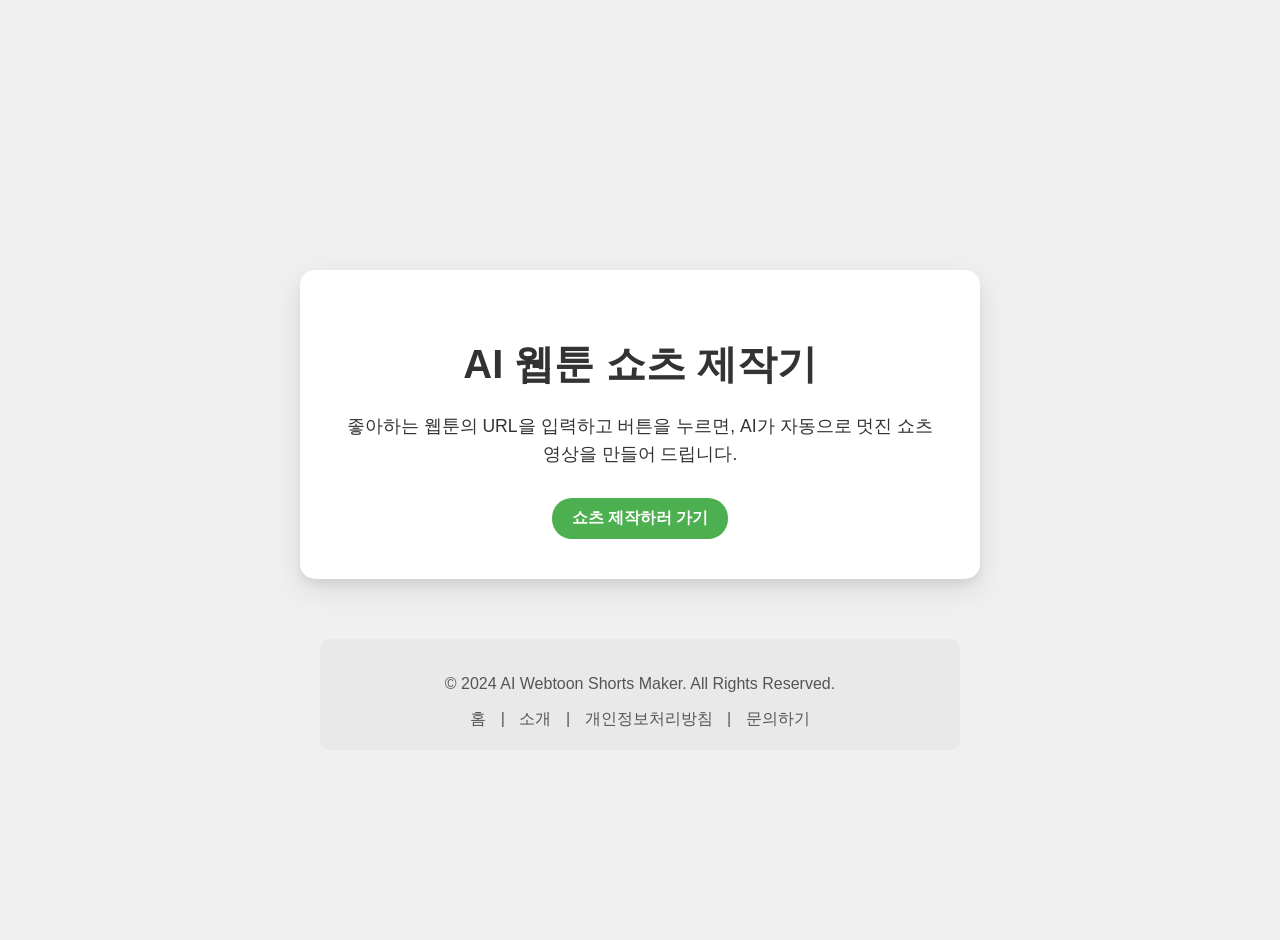
<file: index.html>
<!DOCTYPE html>
<html lang="ko">
<head>
    <meta charset="UTF-8">
    <meta name="viewport" content="width=device-width, initial-scale=1.0">
    <title>AI 웹툰 쇼츠 제작기 - 당신의 일상을 더 즐겁게</title>
    <meta name="description" content="좋아하는 웹툰의 URL을 입력하면 AI가 자동으로 분석하여 1분 쇼츠 영상으로 만들어 드립니다.">
    <link rel="stylesheet" href="style.css">
</head>
<body>
    <div class="container">
        <h1>AI 웹툰 쇼츠 제작기</h1>
        <p>좋아하는 웹툰의 URL을 입력하고 버튼을 누르면, AI가 자동으로 멋진 쇼츠 영상을 만들어 드립니다.</p>
        
        <div class="button-container">
            <a href="webtoon.html" class="button-link">쇼츠 제작하러 가기</a>
        </div>
    </div>

    <footer>
        <p>&copy; 2024 AI Webtoon Shorts Maker. All Rights Reserved.</p>
        <nav>
            <a href="index.html">홈</a> |
            <a href="about.html">소개</a> |
            <a href="privacy.html">개인정보처리방침</a> |
            <a href="contact.html">문의하기</a>
        </nav>
    </footer>

    <script src="main.js"></script>
</body>
</html>
</file>
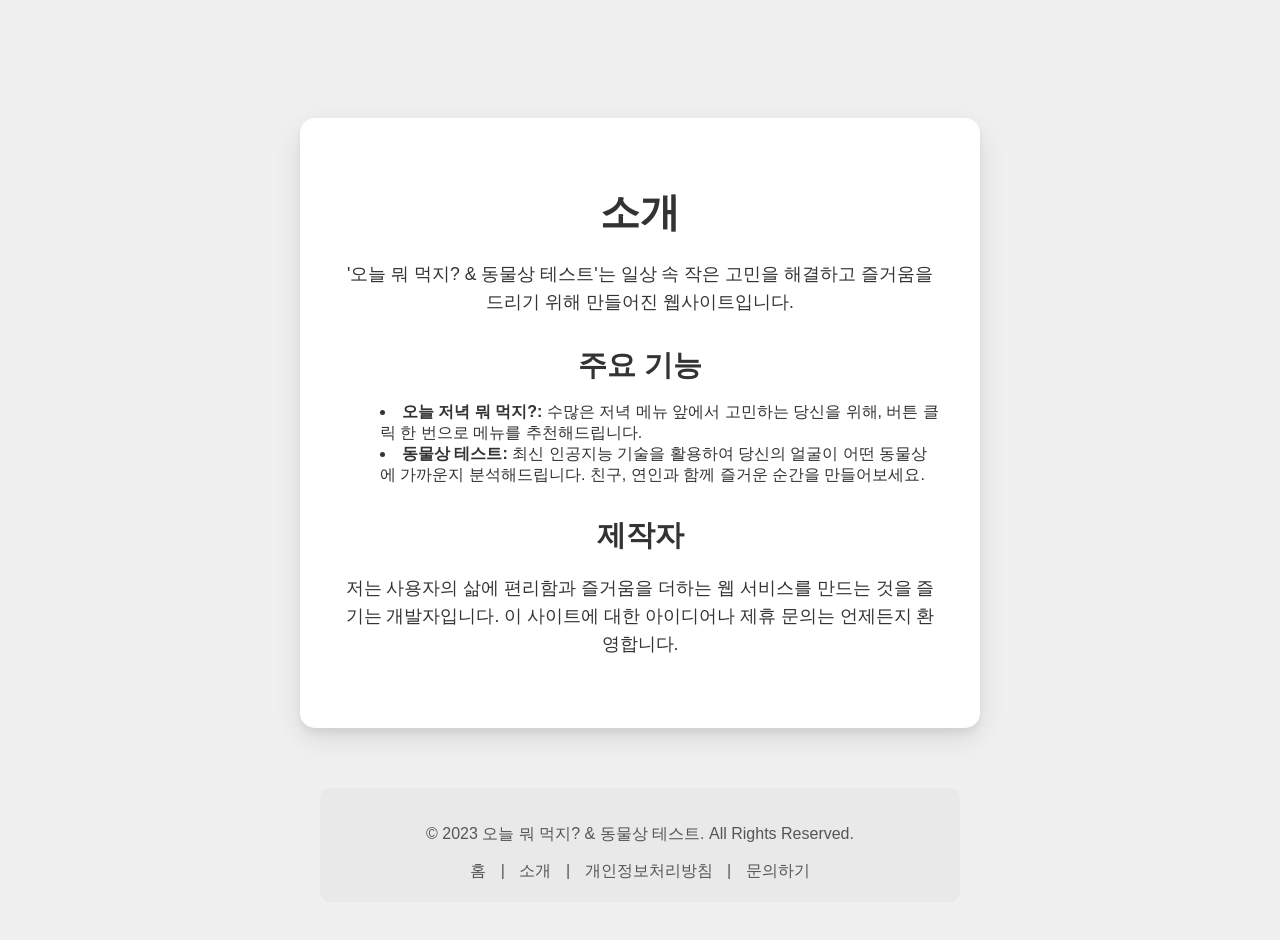
<file: about.html>
<!DOCTYPE html>
<html lang="ko">
<head>
    <meta charset="UTF-8">
    <meta name="viewport" content="width=device-width, initial-scale=1.0">
    <title>소개 - 오늘 뭐 먹지? & 동물상 테스트</title>
    <link rel="stylesheet" href="style.css">
</head>
<body>
    <div class="container">
        <h1>소개</h1>
        <p>'오늘 뭐 먹지? & 동물상 테스트'는 일상 속 작은 고민을 해결하고 즐거움을 드리기 위해 만들어진 웹사이트입니다.</p>
        
        <h2>주요 기능</h2>
        <ul>
            <li><strong>오늘 저녁 뭐 먹지?:</strong> 수많은 저녁 메뉴 앞에서 고민하는 당신을 위해, 버튼 클릭 한 번으로 메뉴를 추천해드립니다.</li>
            <li><strong>동물상 테스트:</strong> 최신 인공지능 기술을 활용하여 당신의 얼굴이 어떤 동물상에 가까운지 분석해드립니다. 친구, 연인과 함께 즐거운 순간을 만들어보세요.</li>
        </ul>

        <h2>제작자</h2>
        <p>저는 사용자의 삶에 편리함과 즐거움을 더하는 웹 서비스를 만드는 것을 즐기는 개발자입니다. 이 사이트에 대한 아이디어나 제휴 문의는 언제든지 환영합니다.</p>
    </div>

    <footer>
        <p>&copy; 2023 오늘 뭐 먹지? & 동물상 테스트. All Rights Reserved.</p>
        <nav>
            <a href="index.html">홈</a> |
            <a href="about.html">소개</a> |
            <a href="privacy.html">개인정보처리방침</a> |
            <a href="contact.html">문의하기</a>
        </nav>
    </footer>

    <script src="main.js"></script>
</body>
</html>
</file>
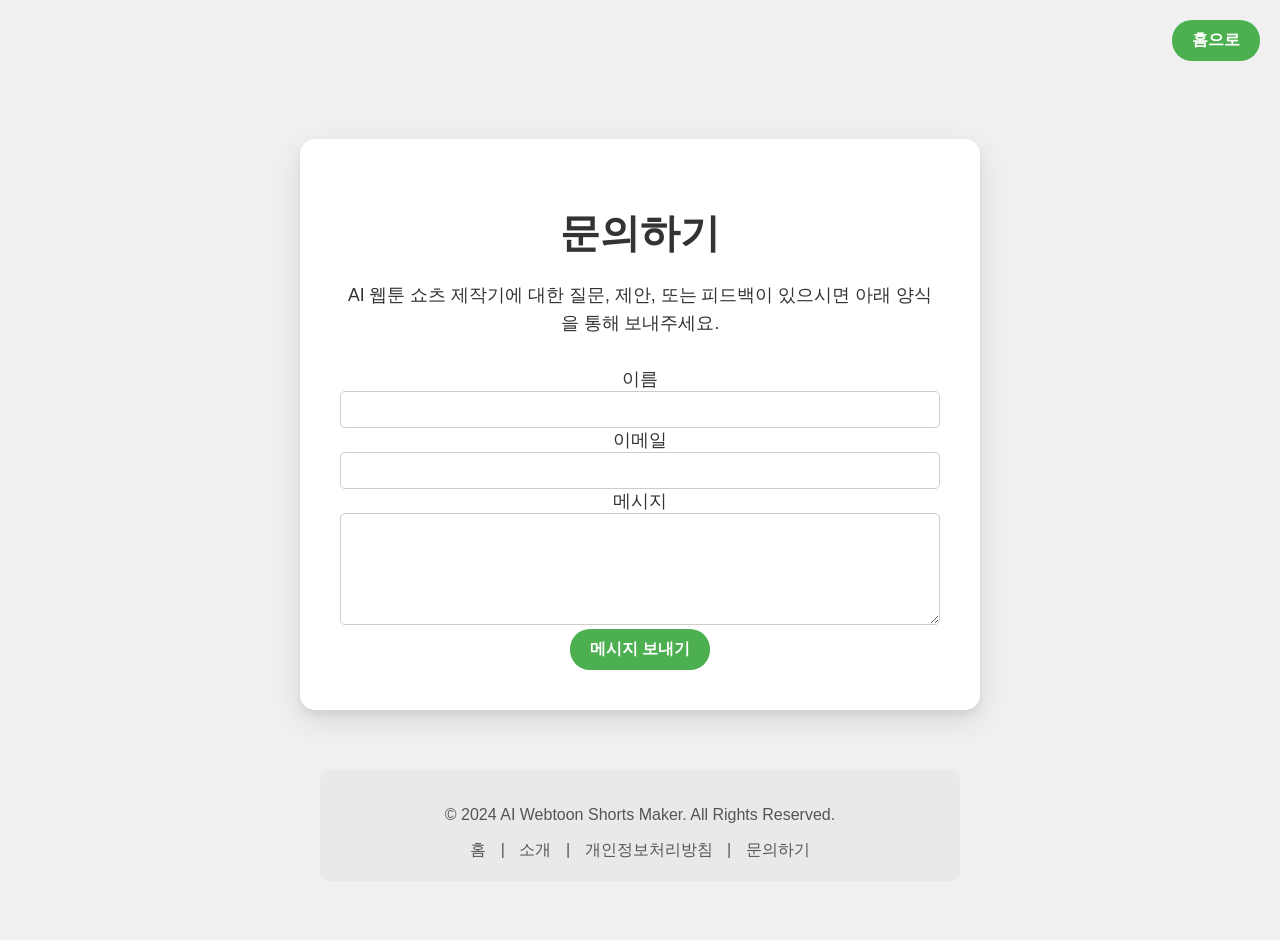
<file: contact.html>
<!DOCTYPE html>
<html lang="ko">
<head>
    <meta charset="UTF-8">
    <meta name="viewport" content="width=device-width, initial-scale=1.0">
    <title>문의하기 - AI 웹툰 쇼츠 제작기</title>
    <meta name="description" content="AI 웹툰 쇼츠 제작기에 대해 궁금한 점이 있으신가요? 언제든지 문의해주세요.">
    <link rel="stylesheet" href="style.css">
</head>
<body>
    <div class="top-right-buttons">
        <a href="index.html" class="button-link">홈으로</a>
    </div>

    <div class="container">
        <h1>문의하기</h1>
        <p>AI 웹툰 쇼츠 제작기에 대한 질문, 제안, 또는 피드백이 있으시면 아래 양식을 통해 보내주세요.</p>

        <form id="contact-form" class="contact-form">
            <div class="form-group">
                <label for="name">이름</label>
                <input type="text" id="name" name="name" required>
            </div>
            <div class="form-group">
                <label for="email">이메일</label>
                <input type="email" id="email" name="email" required>
            </div>
            <div class="form-group">
                <label for="message">메시지</label>
                <textarea id="message" name="message" rows="6" required></textarea>
            </div>
            <button type="submit" id="submit-btn">메시지 보내기</button>
        </form>
        <div id="form-status"></div>
    </div>

    <footer>
        <p>&copy; 2024 AI Webtoon Shorts Maker. All Rights Reserved.</p>
        <nav>
            <a href="index.html">홈</a> |
            <a href="about.html">소개</a> |
            <a href="privacy.html">개인정보처리방침</a> |
            <a href="contact.html">문의하기</a>
        </nav>
    </footer>

    <script src="main.js"></script>
</body>
</html>
</file>
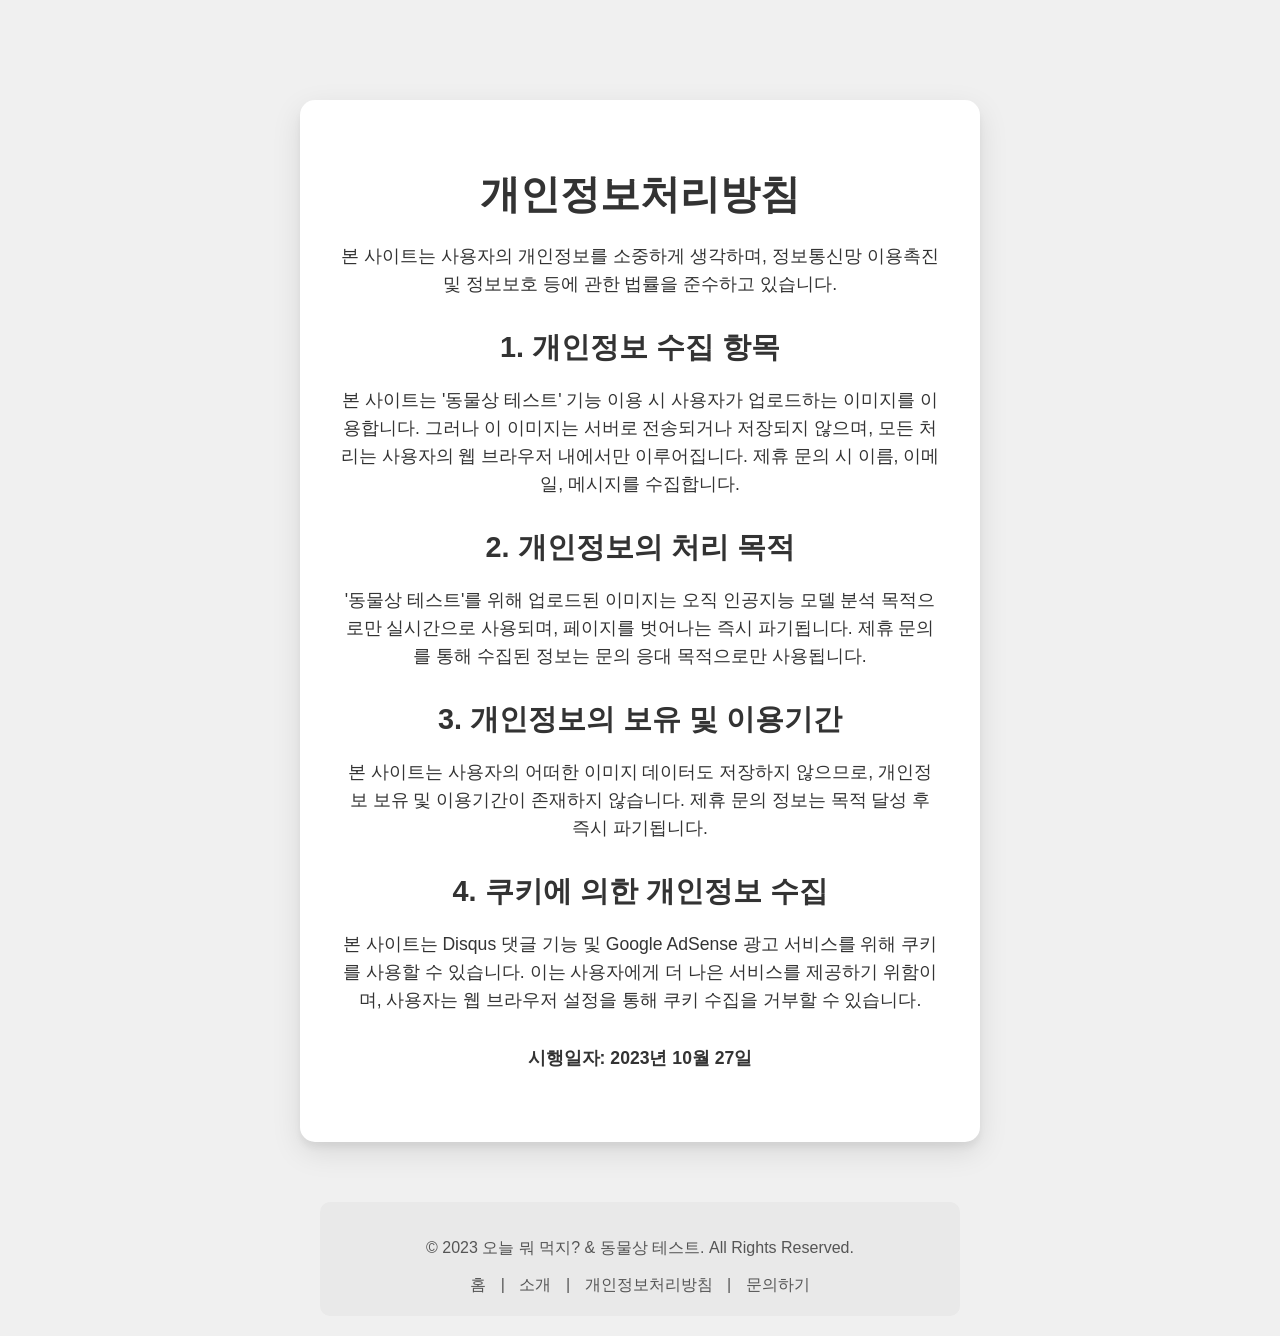
<file: privacy.html>
<!DOCTYPE html>
<html lang="ko">
<head>
    <meta charset="UTF-8">
    <meta name="viewport" content="width=device-width, initial-scale=1.0">
    <title>개인정보처리방침 - 오늘 뭐 먹지? & 동물상 테스트</title>
    <link rel="stylesheet" href="style.css">
</head>
<body>
    <div class="container">
        <h1>개인정보처리방침</h1>
        <p>본 사이트는 사용자의 개인정보를 소중하게 생각하며, 정보통신망 이용촉진 및 정보보호 등에 관한 법률을 준수하고 있습니다.</p>

        <h2>1. 개인정보 수집 항목</h2>
        <p>본 사이트는 '동물상 테스트' 기능 이용 시 사용자가 업로드하는 이미지를 이용합니다. 그러나 이 이미지는 서버로 전송되거나 저장되지 않으며, 모든 처리는 사용자의 웹 브라우저 내에서만 이루어집니다. 제휴 문의 시 이름, 이메일, 메시지를 수집합니다.</p>

        <h2>2. 개인정보의 처리 목적</h2>
        <p>'동물상 테스트'를 위해 업로드된 이미지는 오직 인공지능 모델 분석 목적으로만 실시간으로 사용되며, 페이지를 벗어나는 즉시 파기됩니다. 제휴 문의를 통해 수집된 정보는 문의 응대 목적으로만 사용됩니다.</p>

        <h2>3. 개인정보의 보유 및 이용기간</h2>
        <p>본 사이트는 사용자의 어떠한 이미지 데이터도 저장하지 않으므로, 개인정보 보유 및 이용기간이 존재하지 않습니다. 제휴 문의 정보는 목적 달성 후 즉시 파기됩니다.</p>

        <h2>4. 쿠키에 의한 개인정보 수집</h2>
        <p>본 사이트는 Disqus 댓글 기능 및 Google AdSense 광고 서비스를 위해 쿠키를 사용할 수 있습니다. 이는 사용자에게 더 나은 서비스를 제공하기 위함이며, 사용자는 웹 브라우저 설정을 통해 쿠키 수집을 거부할 수 있습니다.</p>

        <p><strong>시행일자: 2023년 10월 27일</strong></p>
    </div>

    <footer>
        <p>&copy; 2023 오늘 뭐 먹지? & 동물상 테스트. All Rights Reserved.</p>
        <nav>
            <a href="index.html">홈</a> |
            <a href="about.html">소개</a> |
            <a href="privacy.html">개인정보처리방침</a> |
            <a href="contact.html">문의하기</a>
        </nav>
    </footer>

    <script src="main.js"></script>
</body>
</html>
</file>
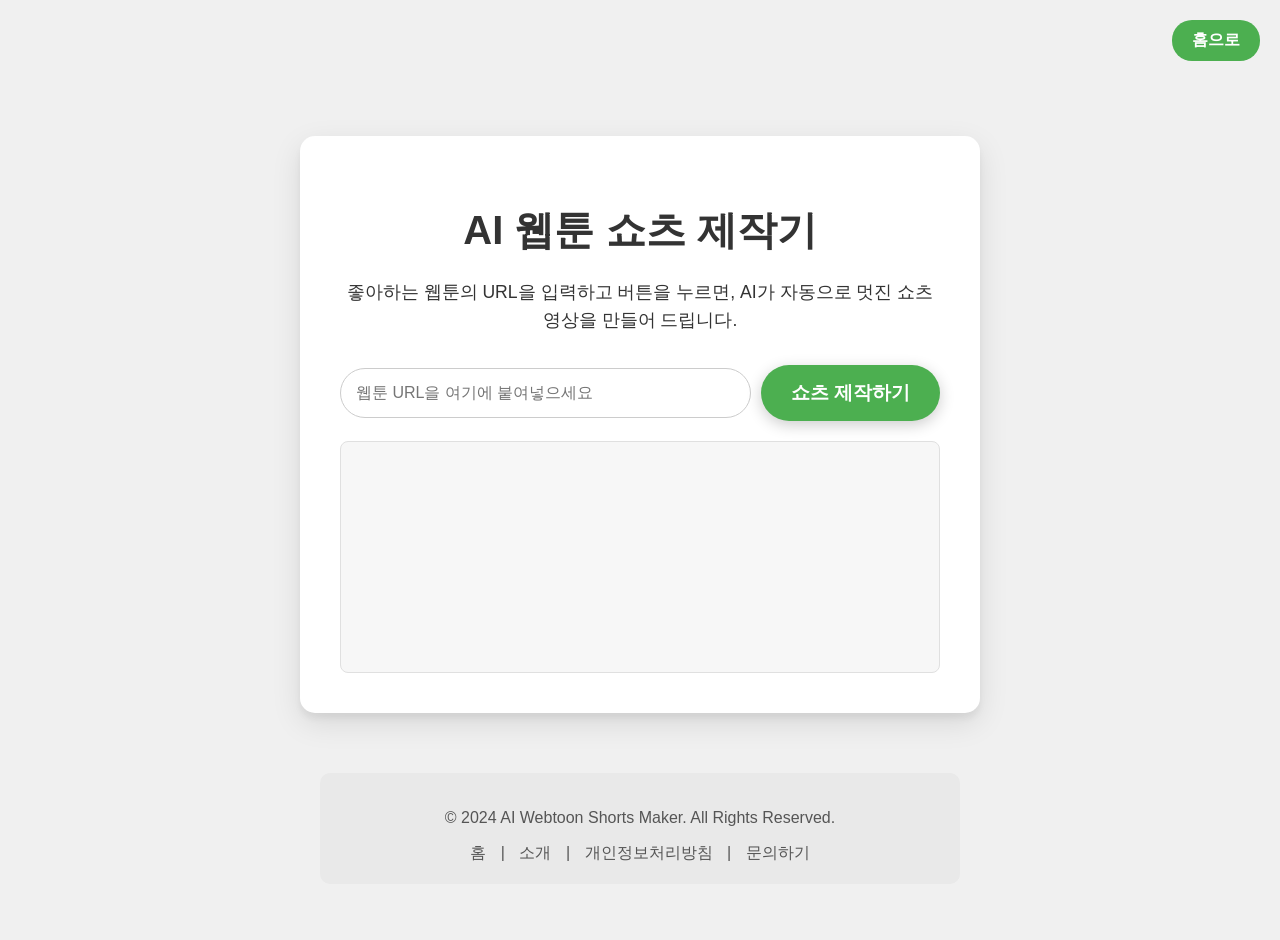
<file: webtoon.html>
<!DOCTYPE html>
<html lang="ko">
<head>
    <meta charset="UTF-8">
    <meta name="viewport" content="width=device-width, initial-scale=1.0">
    <title>AI 웹툰 쇼츠 제작기 - 당신의 일상을 더 즐겁게</title>
    <meta name="description" content="좋아하는 웹툰의 URL을 입력하면 AI가 자동으로 분석하여 1분 쇼츠 영상으로 만들어 드립니다.">
    <link rel="stylesheet" href="style.css">
</head>
<body>
    <div class="top-right-buttons">
        <a href="index.html" class="button-link">홈으로</a>
    </div>

    <div class="container">
        <h1>AI 웹툰 쇼츠 제작기</h1>
        <p>좋아하는 웹툰의 URL을 입력하고 버튼을 누르면, AI가 자동으로 멋진 쇼츠 영상을 만들어 드립니다.</p>
        
        <div class="webtoon-form">
            <input type="url" id="webtoon-url" placeholder="웹툰 URL을 여기에 붙여넣으세요">
            <button id="create-shorts-btn">쇼츠 제작하기</button>
        </div>

        <div id="webtoon-status" class="status-container"></div>
    </div>

    <script src="webtoon.js"></script>
    <footer>
        <p>&copy; 2024 AI Webtoon Shorts Maker. All Rights Reserved.</p>
        <nav>
            <a href="index.html">홈</a> |
            <a href="about.html">소개</a> |
            <a href="privacy.html">개인정보처리방침</a> |
            <a href="contact.html">문의하기</a>
        </nav>
    </footer>
</body>
</html>
</file>
<file: style.css>
:root {
    --main-bg-color: #f0f0f0;
    --text-color: #333333;
    --button-bg-color: #4CAF50;
    --button-text-color: white;
    --button-hover-bg-color: #45a049;
    --glow-color: rgba(76, 175, 80, 0.7);
    --container-bg-color: #ffffff;
    --suggestion-box-bg-color: #ffffff;
    --suggestion-box-text-color: #333333;
    --footer-bg-color: #e9e9e9;
    --footer-text-color: #555555;
}

body {
    font-family: 'Helvetica Neue', sans-serif;
    display: flex;
    flex-direction: column;
    justify-content: center;
    align-items: center;
    min-height: 100vh;
    margin: 0;
    padding: 20px;
    background-color: var(--main-bg-color);
    gap: 20px;
    position: relative;
    color: var(--text-color);
}

.top-right-buttons {
    position: absolute;
    top: 20px;
    right: 20px;
    display: flex;
    gap: 10px;
}

.container {
    text-align: center;
    background: var(--container-bg-color);
    padding: 40px;
    border-radius: 15px;
    box-shadow: 0 10px 30px rgba(0,0,0,0.1), 0 6px 6px rgba(0,0,0,0.05);
    width: 100%;
    max-width: 600px;
    margin-top: 80px; /* Adjust for top buttons */
}

.container h1 {
    font-size: 2.5rem;
    color: var(--text-color);
    margin-bottom: 20px;
}

.container p {
    font-size: 1.1rem;
    line-height: 1.6;
    margin-bottom: 30px;
}

/* Styles for about and privacy pages */
.container ul {
    text-align: left;
    list-style-position: inside;
    margin-bottom: 20px;
}

.container h2 {
    font-size: 1.8rem;
    margin-top: 30px;
    margin-bottom: 15px;
}

.suggestion-box {
    width: 100%;
    height: 120px;
    display: flex;
    justify-content: center;
    align-items: center;
    border-radius: 10px;
    background-color: var(--suggestion-box-bg-color);
    color: var(--suggestion-box-text-color);
    font-size: 2.5rem;
    font-weight: bold;
    margin: 20px 0;
    box-shadow: inset 0 2px 4px rgba(0,0,0,0.06);
}

.suggestion-box.animate {
    animation: spin 0.5s ease-in-out;
}

@keyframes spin {
    0% { transform: rotateY(0deg); }
    100% { transform: rotateY(360deg); }
}

#label-container {
    margin: 20px 0;
    font-size: 1.5rem;
    font-weight: bold;
}

.custom-file-upload {
    display: inline-block;
    padding: 15px 30px;
    cursor: pointer;
    background-color: var(--button-bg-color);
    color: var(--button-text-color);
    border-radius: 50px;
    font-size: 1.2rem;
    font-weight: bold;
    transition: background-color 0.3s, box-shadow 0.3s, transform 0.2s;
    box-shadow: 0 4px 15px rgba(0,0,0,0.2);
}

.custom-file-upload:hover {
    background-color: var(--button-hover-bg-color);
    box-shadow: 0 0 20px 5px var(--glow-color);
    transform: translateY(-2px);
}

button, input[type="submit"] {
    background-color: var(--button-bg-color);
    color: var(--button-text-color);
    border: none;
    padding: 10px 20px;
    font-size: 1rem;
    font-weight: bold;
    border-radius: 20px;
    cursor: pointer;
    transition: background-color 0.3s, box-shadow 0.3s, transform 0.2s;
}

.button-link {
    display: inline-block;
    background-color: var(--button-bg-color);
    color: var(--button-text-color);
    padding: 10px 20px;
    font-size: 1rem;
    font-weight: bold;
    border-radius: 20px;
    text-decoration: none;
    transition: background-color 0.3s, transform 0.2s;
}

.button-link:hover {
    background-color: var(--button-hover-bg-color);
    transform: translateY(-1px);
}


button:hover, input[type="submit"]:hover {
    background-color: var(--button-hover-bg-color);
    transform: translateY(-1px);
}

#generate-dinner-btn, #predict-button, #create-shorts-btn {
    padding: 15px 30px;
    font-size: 1.2rem;
    border-radius: 50px;
    box-shadow: 0 4px 15px rgba(0,0,0,0.2);
    margin-top: 20px;
}

#create-shorts-btn {
    margin-top: 0;
    white-space: nowrap;
}


/* Contact Form */
#contact-form form {
    display: flex;
    flex-direction: column;
    gap: 15px;
}

#contact-form label {
    font-size: 1.1rem;
    text-align: left;
}

#contact-form input, #contact-form textarea {
    padding: 10px;
    border-radius: 5px;
    border: 1px solid #ccc;
    width: 100%;
    box-sizing: border-box;
}

/* Webtoon Shorts Creator */
.webtoon-form {
    display: flex;
    gap: 10px;
    align-items: center;
    margin-bottom: 20px;
}

#webtoon-url {
    flex-grow: 1;
    padding: 15px;
    border: 1px solid #ccc;
    border-radius: 50px;
    font-size: 1rem;
}

#webtoon-status {
    height: 200px;
    overflow-y: auto;
    background-color: #f7f7f7;
    border: 1px solid #e0e0e0;
    padding: 15px;
    border-radius: 8px;
    font-family: 'Courier New', Courier, monospace;
    font-size: 0.9rem;
    line-height: 1.5;
    color: #333;
    text-align: left;
}

#webtoon-status p {
    margin: 0 0 8px 0;
    font-size: 0.9rem;
    line-height: 1.5;
}


/* Footer */
footer {
    width: 100%;
    max-width: 600px;
    text-align: center;
    padding: 20px;
    margin-top: 40px;
    background-color: var(--footer-bg-color);
    border-radius: 10px;
    color: var(--footer-text-color);
}

footer nav a {
    color: var(--footer-text-color);
    text-decoration: none;
    margin: 0 10px;
    transition: color 0.3s;
}

footer nav a:hover {
    color: var(--text-color);
}

/* Dark Mode */
body.dark-mode {
    --main-bg-color: #121212;
    --text-color: #ffffff;
    --button-bg-color: #bb86fc;
    --button-text-color: #000000;
    --button-hover-bg-color: #a063f0;
    --glow-color: rgba(187, 134, 252, 0.7);
    --container-bg-color: #1e1e1e;
    --suggestion-box-bg-color: #2a2a2a;
    --suggestion-box-text-color: #ffffff;
    --footer-bg-color: #1e1e1e;
    --footer-text-color: #aaaaaa;
}

body.dark-mode .webtoon-form input {
    background-color: #2a2a2a;
    border-color: #444;
    color: #fff;
}

body.dark-mode #webtoon-status {
    background-color: #2a2a2a;
    border-color: #444;
    color: #ddd;
}

body.dark-mode .button-link {
    background-color: var(--button-bg-color);
    color: var(--button-text-color);
}


/* Responsive Design */
@media (max-width: 600px) {
    .top-right-buttons {
        position: static;
        margin-bottom: 20px;
        justify-content: center;
        flex-wrap: wrap;
    }
    .container {
        padding: 20px;
        margin-top: 20px;
    }
    h1 {
        font-size: 2rem;
    }
    .webtoon-form {
        flex-direction: column;
    }
    #create-shorts-btn {
        margin-top: 10px;
    }

}
</file>
